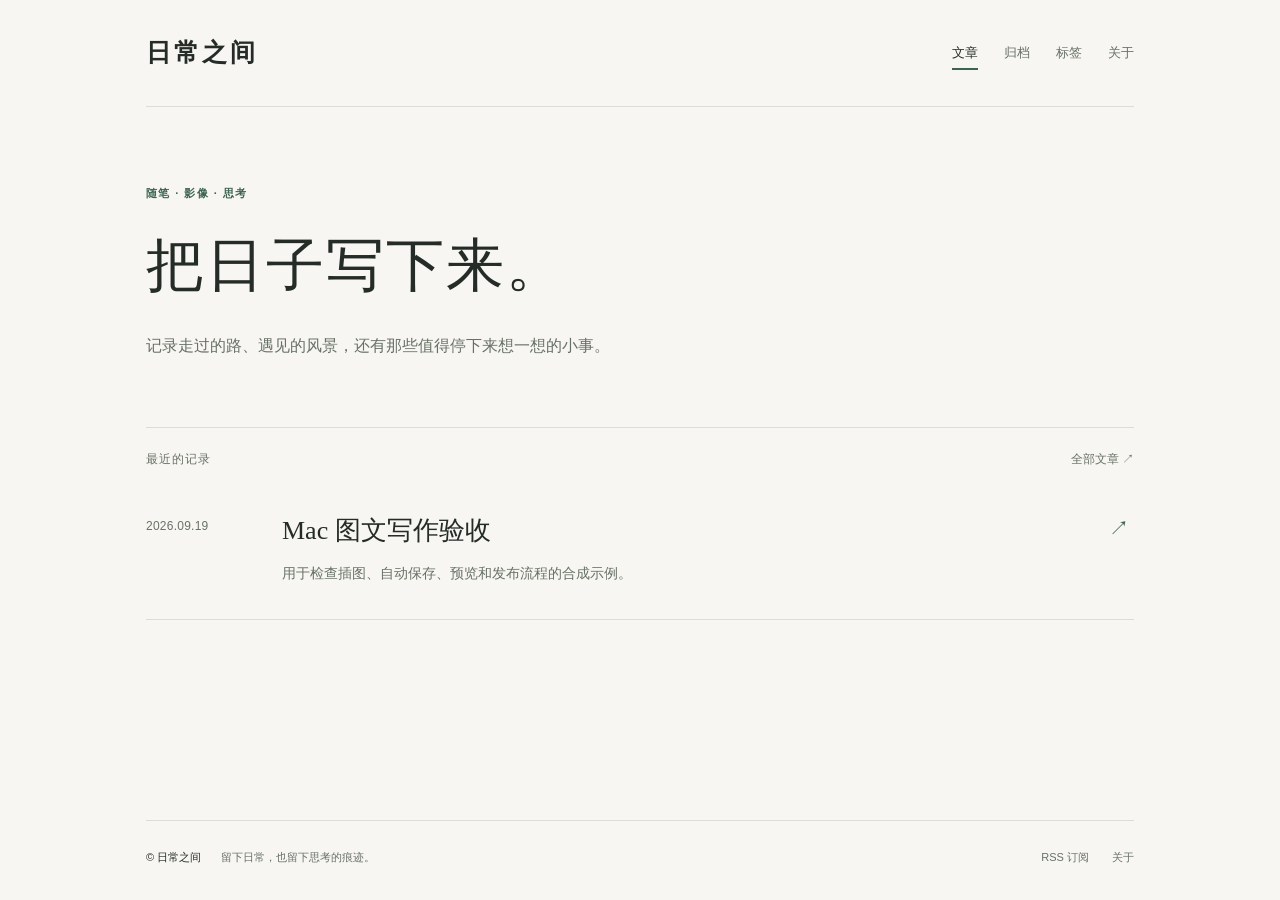
<file: index.html>
<!DOCTYPE html>
<html lang="zh-CN"><head><link rel="stylesheet" href="/styles/style.css?v=58d46a01" /><link rel="stylesheet" href="/.tola/enhance-6b400663.css" /><meta property="og:type" content="website" /><meta property="og:site_name" content="日常之间" /><meta property="og:locale" content="zh-CN" /><meta property="og:description" content="留下日常，也留下思考的痕迹。" /><meta name="twitter:card" content="summary_large_image" /><meta charset="utf-8" /><meta name="viewport" content="width=device-width, initial-scale=1" /><title>日常之间</title><meta name="description" content="留下日常，也留下思考的痕迹。" /><link rel="canonical" href="https://cdotwang.github.io/"><link rel="alternate" type="application/rss+xml" title="日常之间" href="/rss.xml"><meta property="og:type" content="website"><meta property="og:title" content="日常之间"><meta property="og:description" content="留下日常，也留下思考的痕迹。"><meta property="og:url" content="https://cdotwang.github.io/"><meta property="og:site_name" content="日常之间"><meta name="twitter:card" content="summary"><meta http-equiv="Content-Security-Policy" content="default-src 'none'; style-src 'self' 'unsafe-inline'; img-src 'self' data:; font-src 'self' data:; base-uri 'none'; form-action 'none'"></head><body><div class="skip-navigation"><a href="#content" class="skip-link">跳到正文</a></div><div class="shell site-shell" lang="zh-CN"><header class="site-header"><div class="brand-wrap"><a href="/" class="brand" aria-current="page">日常之间</a></div><nav class="site-nav" aria-label="主导航"><a href="/" aria-current="page">文章</a> <a href="/archive">归档</a> <a href="/tags">标签</a> <a href="/about">关于</a></nav></header><main id="content" class="site-main page-home"><section class="hero"><p class="eyebrow">随笔 · 影像 · 思考</p><h1>把日子写下来。</h1><p>记录走过的路、遇见的风景，还有那些值得停下来想一想的小事。</p></section><section class="recent-posts" aria-labelledby="recent-heading"><div class="section-label"><h2 id="recent-heading">最近的记录</h2><div><a href="/archive">全部文章 ↗</a></div></div><ol class="post-list"><li class="post-card"><p class="post-date"><time datetime="2026-09-19">2026.09.19</time></p><div class="post-card-copy"><h2><a href="/posts/mac-writing-check">Mac 图文写作验收</a></h2><p>用于检查插图、自动保存、预览和发布流程的合成示例。</p></div><div class="arrow" aria-hidden="true">↗</div></li></ol></section></main><footer class="site-footer"><div class="footer-note"><span class="footer-author">© 日常之间</span> <span>留下日常，也留下思考的痕迹。</span></div><nav class="footer-links" aria-label="页脚导航"><a href="/rss.xml">RSS 订阅</a> <a href="/about">关于</a></nav></footer></div></body>
</html>
</file>
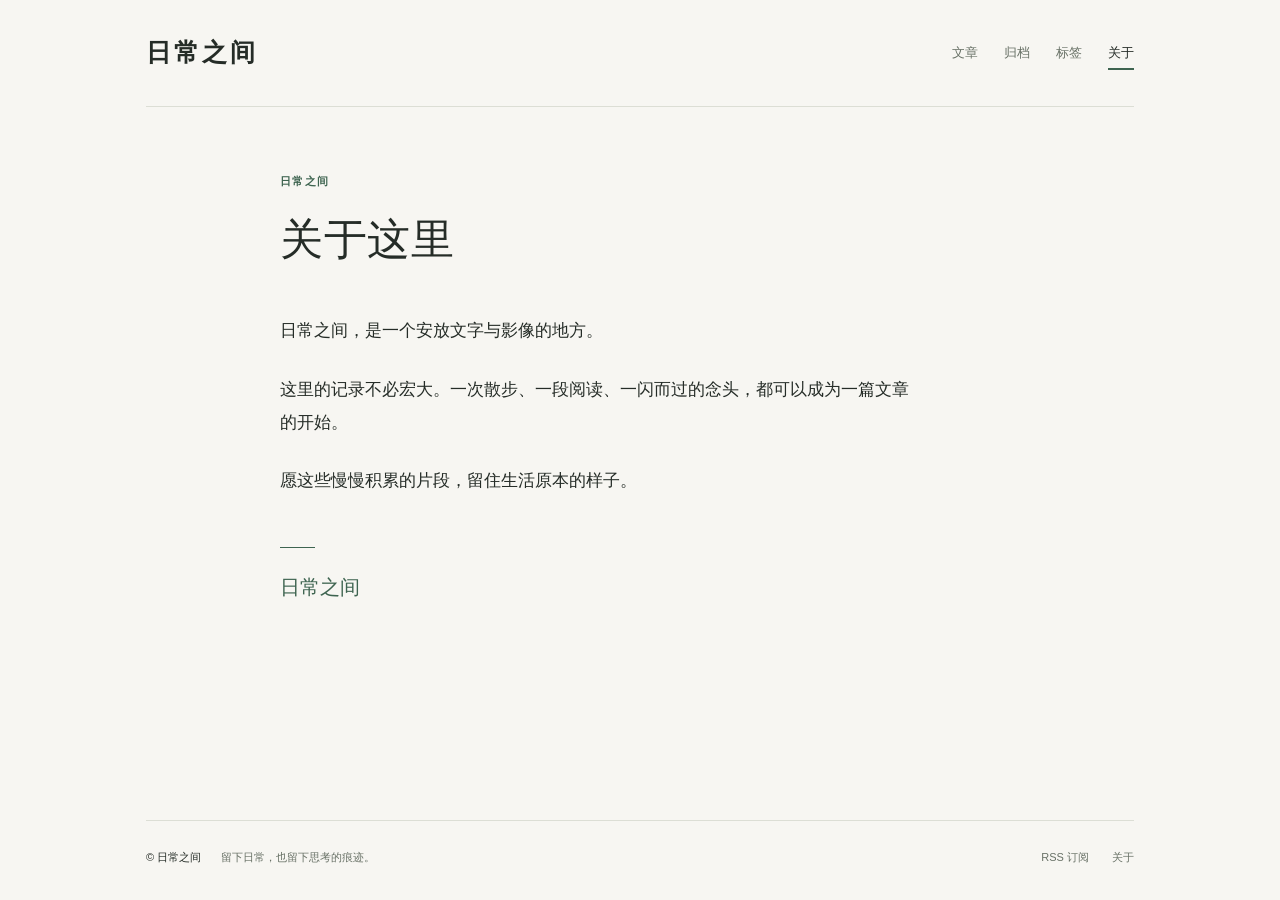
<file: about/index.html>
<!DOCTYPE html>
<html lang="zh-CN"><head><link rel="stylesheet" href="/styles/style.css?v=58d46a01" /><link rel="stylesheet" href="/.tola/enhance-6b400663.css" /><meta property="og:type" content="website" /><meta property="og:site_name" content="日常之间" /><meta property="og:locale" content="zh-CN" /><meta property="og:description" content="留下日常，也留下思考的痕迹。" /><meta name="twitter:card" content="summary_large_image" /><meta charset="utf-8" /><meta name="viewport" content="width=device-width, initial-scale=1" /><title>关于这里 · 日常之间</title><meta name="description" content="留下日常，也留下思考的痕迹。" /><link rel="canonical" href="https://cdotwang.github.io/about/"><link rel="alternate" type="application/rss+xml" title="日常之间" href="/rss.xml"><meta property="og:type" content="website"><meta property="og:title" content="关于这里 · 日常之间"><meta property="og:description" content="留下日常，也留下思考的痕迹。"><meta property="og:url" content="https://cdotwang.github.io/about/"><meta property="og:site_name" content="日常之间"><meta name="twitter:card" content="summary"><meta http-equiv="Content-Security-Policy" content="default-src 'none'; style-src 'self' 'unsafe-inline'; img-src 'self' data:; font-src 'self' data:; base-uri 'none'; form-action 'none'"></head><body><div class="skip-navigation"><a href="#content" class="skip-link">跳到正文</a></div><div class="shell site-shell" lang="zh-CN"><header class="site-header"><div class="brand-wrap"><a href="/" class="brand">日常之间</a></div><nav class="site-nav" aria-label="主导航"><a href="/">文章</a> <a href="/archive">归档</a> <a href="/tags">标签</a> <a href="/about" aria-current="page">关于</a></nav></header><main id="content" class="site-main page-about"><header class="page-heading"><p class="eyebrow">日常之间</p><h1>关于这里</h1></header><div class="about-copy prose"><p>日常之间，是一个安放文字与影像的地方。</p><p>这里的记录不必宏大。一次散步、一段阅读、一闪而过的念头，都可以成为一篇文章的开始。</p><p>愿这些慢慢积累的片段，留住生活原本的样子。</p><div class="about-signature"><div class="signature-line" aria-hidden="true"></div><p>日常之间</p></div></div></main><footer class="site-footer"><div class="footer-note"><span class="footer-author">© 日常之间</span> <span>留下日常，也留下思考的痕迹。</span></div><nav class="footer-links" aria-label="页脚导航"><a href="/rss.xml">RSS 订阅</a> <a href="/about">关于</a></nav></footer></div></body>
</html>
</file>
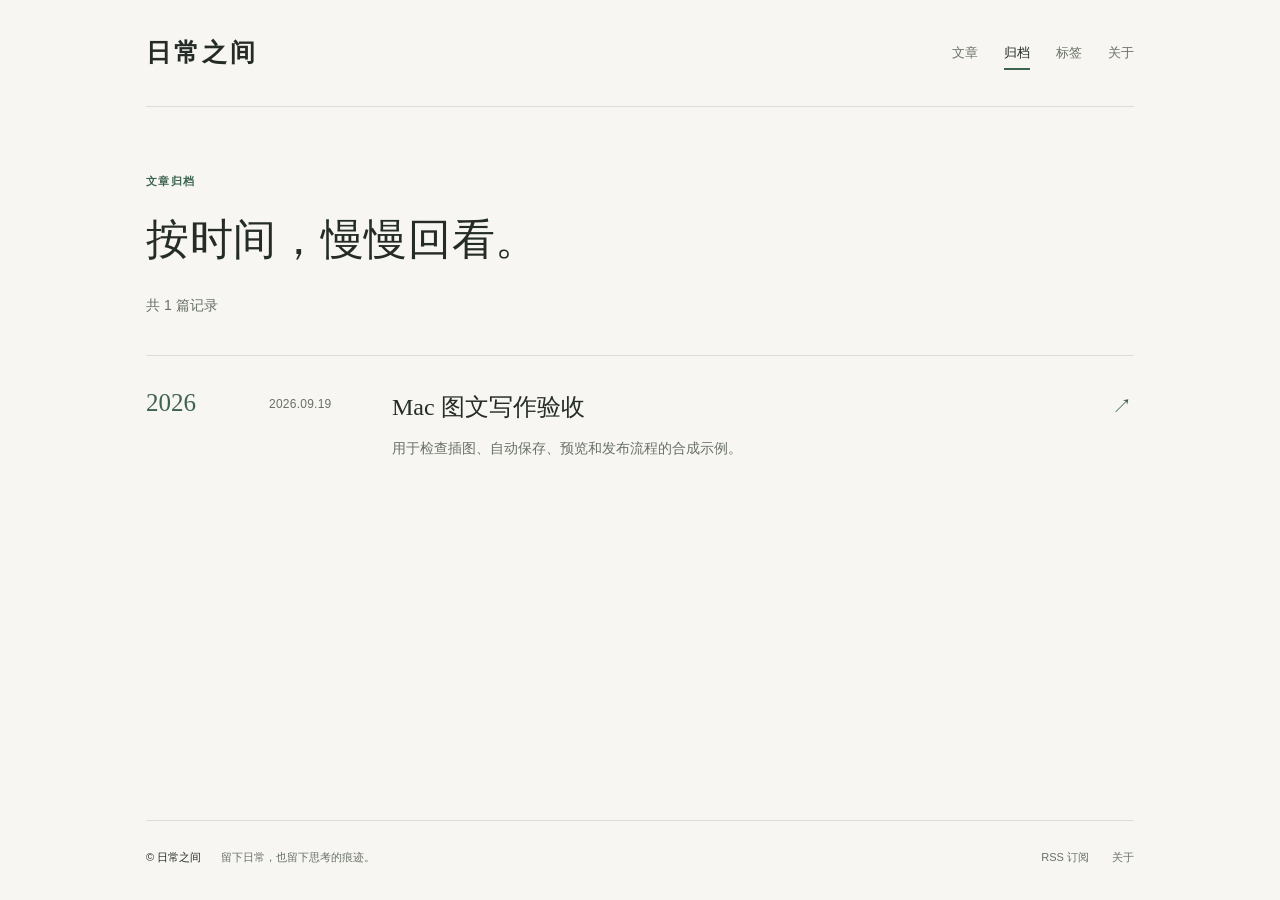
<file: archive/index.html>
<!DOCTYPE html>
<html lang="zh-CN"><head><link rel="stylesheet" href="/styles/style.css?v=58d46a01" /><link rel="stylesheet" href="/.tola/enhance-6b400663.css" /><meta property="og:type" content="website" /><meta property="og:site_name" content="日常之间" /><meta property="og:locale" content="zh-CN" /><meta property="og:description" content="留下日常，也留下思考的痕迹。" /><meta name="twitter:card" content="summary_large_image" /><meta charset="utf-8" /><meta name="viewport" content="width=device-width, initial-scale=1" /><title>归档 · 日常之间</title><meta name="description" content="按时间翻阅所有文章。" /><link rel="canonical" href="https://cdotwang.github.io/archive/"><link rel="alternate" type="application/rss+xml" title="日常之间" href="/rss.xml"><meta property="og:type" content="website"><meta property="og:title" content="归档 · 日常之间"><meta property="og:description" content="按时间翻阅所有文章。"><meta property="og:url" content="https://cdotwang.github.io/archive/"><meta property="og:site_name" content="日常之间"><meta name="twitter:card" content="summary"><meta http-equiv="Content-Security-Policy" content="default-src 'none'; style-src 'self' 'unsafe-inline'; img-src 'self' data:; font-src 'self' data:; base-uri 'none'; form-action 'none'"></head><body><div class="skip-navigation"><a href="#content" class="skip-link">跳到正文</a></div><div class="shell site-shell" lang="zh-CN"><header class="site-header"><div class="brand-wrap"><a href="/" class="brand">日常之间</a></div><nav class="site-nav" aria-label="主导航"><a href="/">文章</a> <a href="/archive" aria-current="page">归档</a> <a href="/tags">标签</a> <a href="/about">关于</a></nav></header><main id="content" class="site-main page-archive"><header class="page-heading"><p class="eyebrow">文章归档</p><h1>按时间，慢慢回看。</h1><p class="page-description">共 1 篇记录</p></header><section class="archive-year" aria-label="2026 年"><h2 class="archive-year-label">2026</h2><ol class="post-list"><li class="post-card"><p class="post-date"><time datetime="2026-09-19">2026.09.19</time></p><div class="post-card-copy"><h2><a href="/posts/mac-writing-check">Mac 图文写作验收</a></h2><p>用于检查插图、自动保存、预览和发布流程的合成示例。</p></div><div class="arrow" aria-hidden="true">↗</div></li></ol></section></main><footer class="site-footer"><div class="footer-note"><span class="footer-author">© 日常之间</span> <span>留下日常，也留下思考的痕迹。</span></div><nav class="footer-links" aria-label="页脚导航"><a href="/rss.xml">RSS 订阅</a> <a href="/about">关于</a></nav></footer></div></body>
</html>
</file>
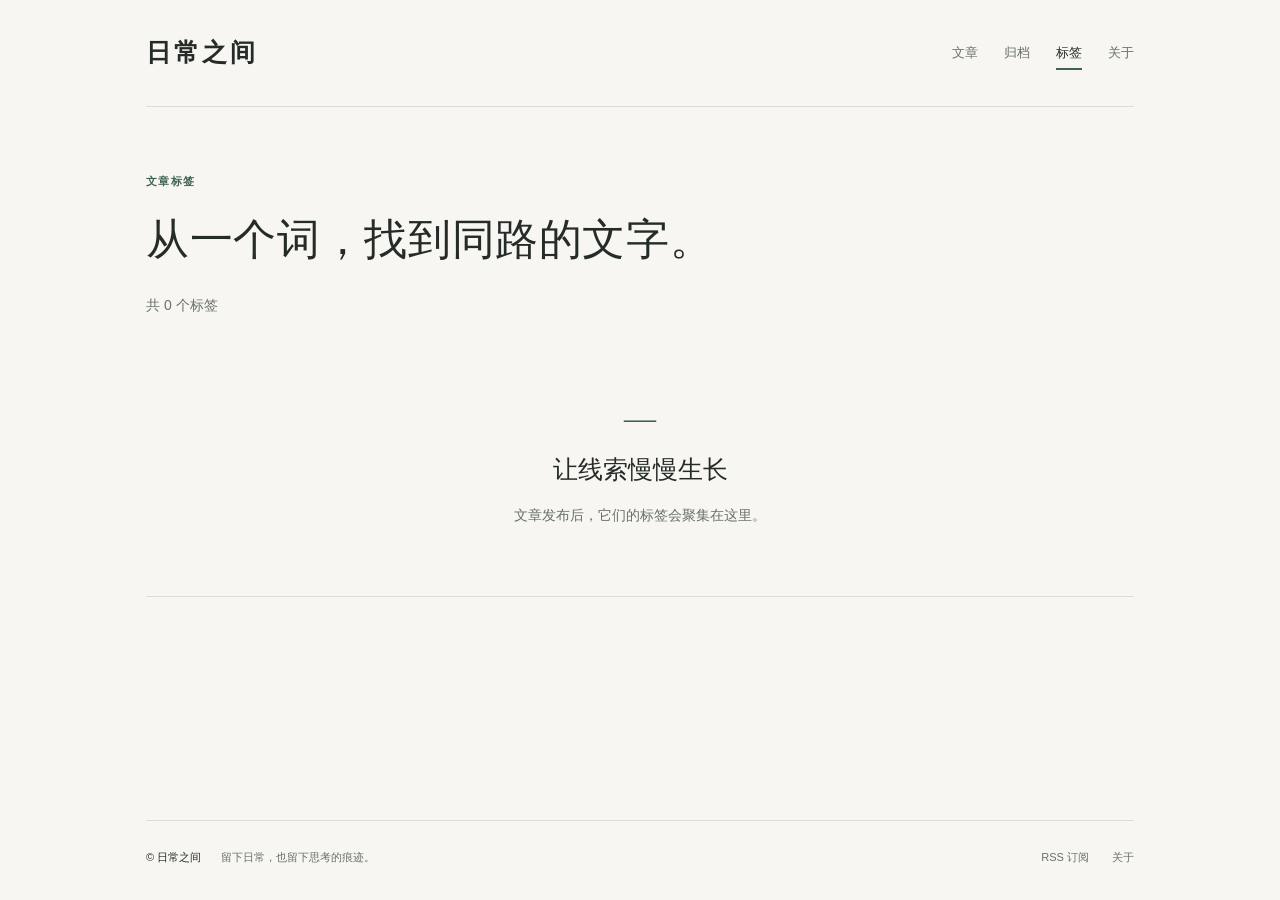
<file: tags/index.html>
<!DOCTYPE html>
<html lang="zh-CN"><head><link rel="stylesheet" href="/styles/style.css?v=58d46a01" /><link rel="stylesheet" href="/.tola/enhance-6b400663.css" /><meta property="og:type" content="website" /><meta property="og:site_name" content="日常之间" /><meta property="og:locale" content="zh-CN" /><meta property="og:description" content="留下日常，也留下思考的痕迹。" /><meta name="twitter:card" content="summary_large_image" /><meta charset="utf-8" /><meta name="viewport" content="width=device-width, initial-scale=1" /><title>标签 · 日常之间</title><meta name="description" content="从一个词语，找到相近的片刻。" /><link rel="canonical" href="https://cdotwang.github.io/tags/"><link rel="alternate" type="application/rss+xml" title="日常之间" href="/rss.xml"><meta property="og:type" content="website"><meta property="og:title" content="标签 · 日常之间"><meta property="og:description" content="从一个词语，找到相近的片刻。"><meta property="og:url" content="https://cdotwang.github.io/tags/"><meta property="og:site_name" content="日常之间"><meta name="twitter:card" content="summary"><meta http-equiv="Content-Security-Policy" content="default-src 'none'; style-src 'self' 'unsafe-inline'; img-src 'self' data:; font-src 'self' data:; base-uri 'none'; form-action 'none'"></head><body><div class="skip-navigation"><a href="#content" class="skip-link">跳到正文</a></div><div class="shell site-shell" lang="zh-CN"><header class="site-header"><div class="brand-wrap"><a href="/" class="brand">日常之间</a></div><nav class="site-nav" aria-label="主导航"><a href="/">文章</a> <a href="/archive">归档</a> <a href="/tags" aria-current="page">标签</a> <a href="/about">关于</a></nav></header><main id="content" class="site-main page-tags"><header class="page-heading"><p class="eyebrow">文章标签</p><h1>从一个词，找到同路的文字。</h1><p class="page-description">共 0 个标签</p></header><div class="empty-state"><div class="empty-mark" aria-hidden="true">—</div><h2>让线索慢慢生长</h2><p>文章发布后，它们的标签会聚集在这里。</p></div></main><footer class="site-footer"><div class="footer-note"><span class="footer-author">© 日常之间</span> <span>留下日常，也留下思考的痕迹。</span></div><nav class="footer-links" aria-label="页脚导航"><a href="/rss.xml">RSS 订阅</a> <a href="/about">关于</a></nav></footer></div></body>
</html>
</file>
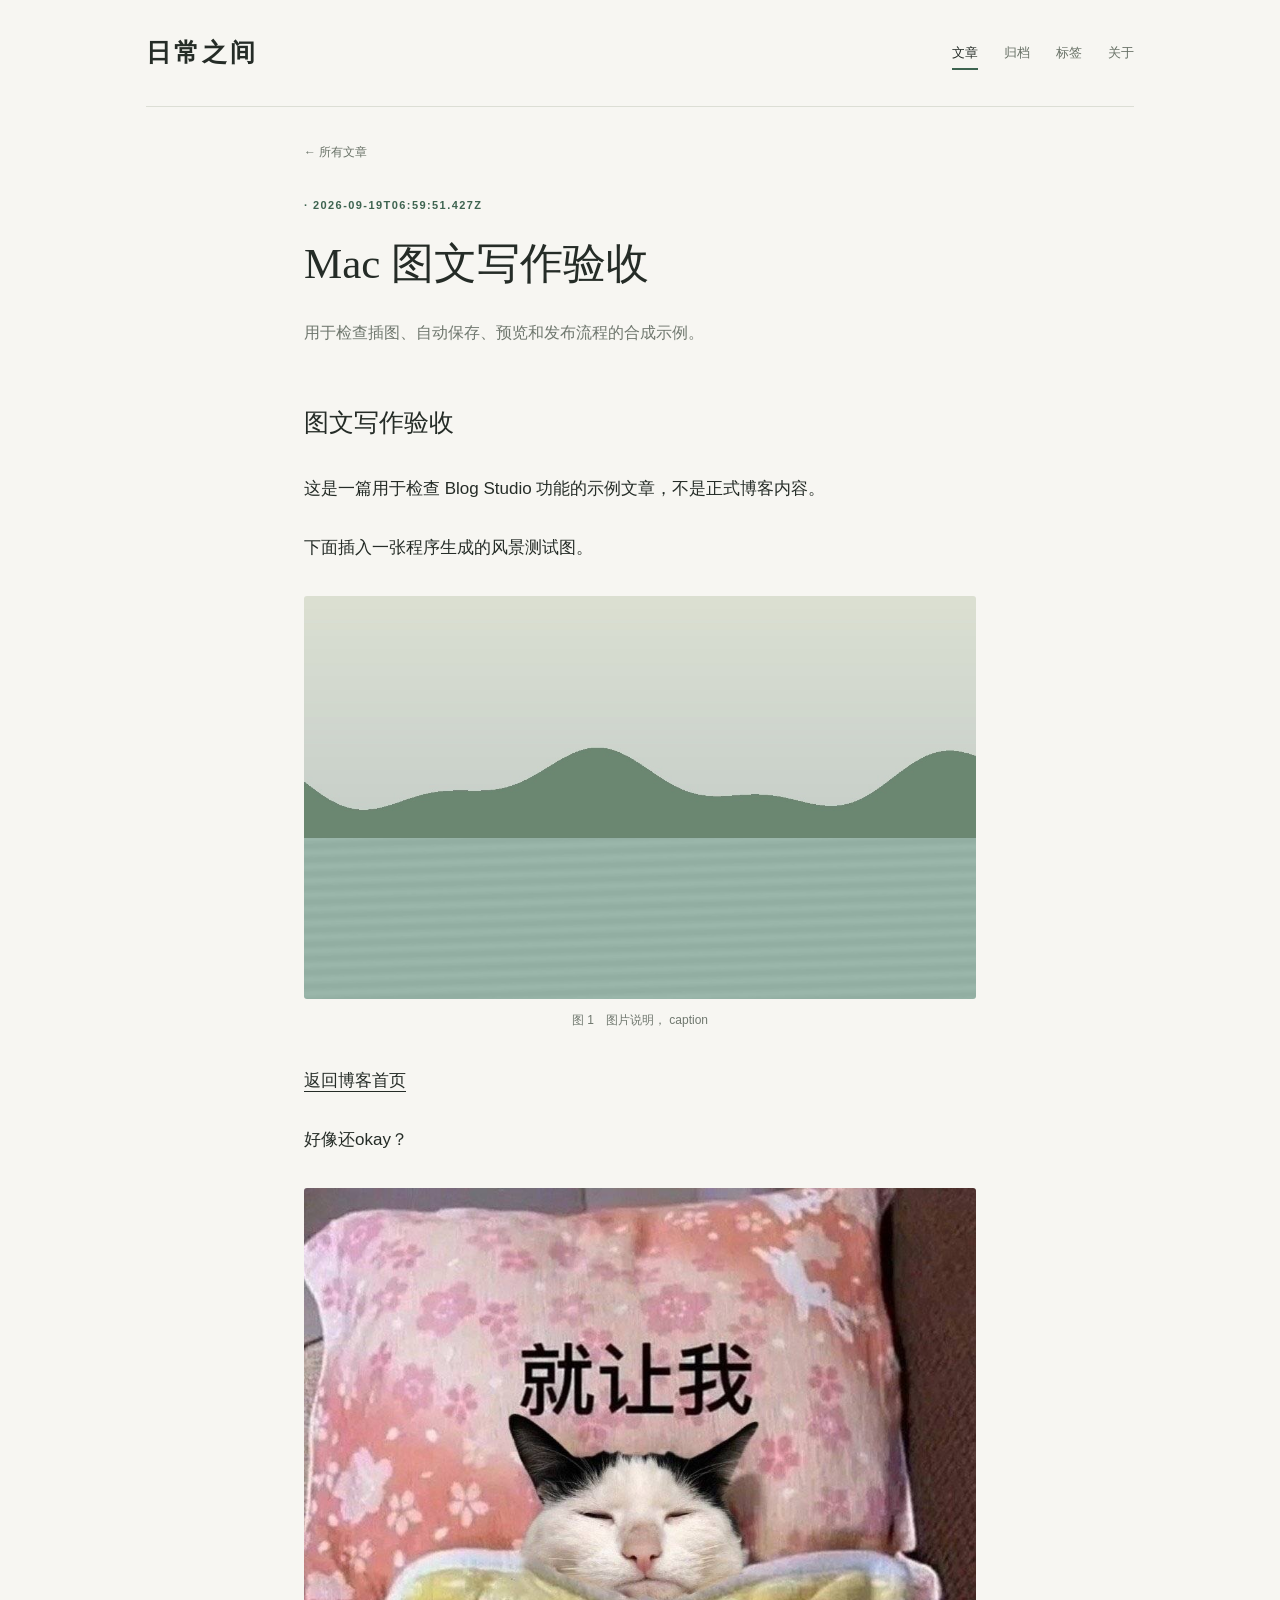
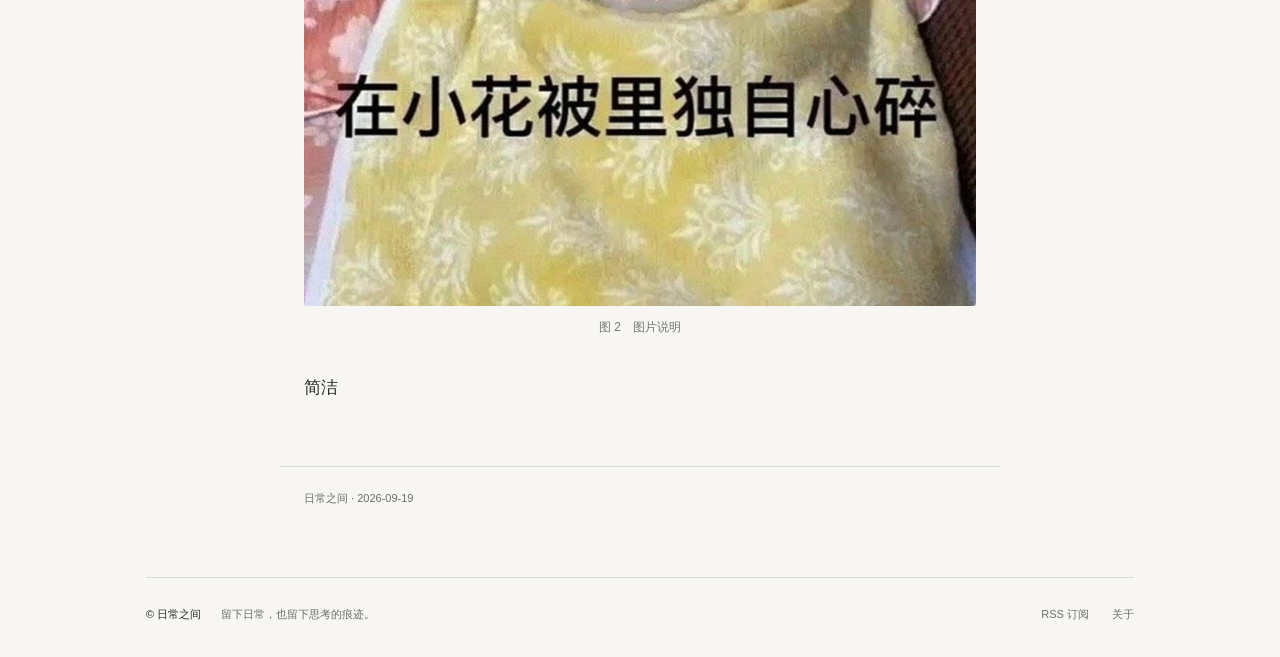
<file: posts/mac-writing-check/index.html>
<!DOCTYPE html>
<html lang="zh-CN"><head><link rel="stylesheet" href="/styles/style.css?v=58d46a01" /><link rel="stylesheet" href="/.tola/enhance-6b400663.css" /><meta property="og:type" content="website" /><meta property="og:site_name" content="日常之间" /><meta property="og:locale" content="zh-CN" /><meta property="og:description" content="留下日常，也留下思考的痕迹。" /><meta name="twitter:card" content="summary_large_image" /><meta charset="utf-8" /><meta name="viewport" content="width=device-width, initial-scale=1" /><title>Mac 图文写作验收 · 日常之间</title><meta name="description" content="用于检查插图、自动保存、预览和发布流程的合成示例。" /><link rel="canonical" href="https://cdotwang.github.io/posts/mac-writing-check/"><link rel="alternate" type="application/rss+xml" title="日常之间" href="/rss.xml"><meta property="og:type" content="article"><meta property="og:title" content="Mac 图文写作验收 · 日常之间"><meta property="og:description" content="用于检查插图、自动保存、预览和发布流程的合成示例。"><meta property="og:url" content="https://cdotwang.github.io/posts/mac-writing-check/"><meta property="og:site_name" content="日常之间"><meta name="twitter:card" content="summary"><meta http-equiv="Content-Security-Policy" content="default-src 'none'; style-src 'self' 'unsafe-inline'; img-src 'self' data:; font-src 'self' data:; base-uri 'none'; form-action 'none'"></head><body><div class="skip-navigation"><a href="#content" class="skip-link">跳到正文</a></div><div class="shell site-shell" lang="zh-CN"><header class="site-header"><div class="brand-wrap"><a href="/" class="brand">日常之间</a></div><nav class="site-nav" aria-label="主导航"><a href="/" aria-current="page">文章</a> <a href="/archive">归档</a> <a href="/tags">标签</a> <a href="/about">关于</a></nav></header><main id="content" class="site-main page-article"><div class="breadcrumb article-breadcrumb"><a href="/">← 所有文章</a></div><article class="article" lang="zh-CN">
      <header class="article-header">
        <p class="eyebrow">· 2026-09-19T06:59:51.427Z</p>
        <h1>Mac 图文写作验收</h1>
        <p class="summary">用于检查插图、自动保存、预览和发布流程的合成示例。</p>
      </header>
      <div class="prose">
        <h2>图文写作验收</h2>
        <p>这是一篇用于检查 Blog Studio 功能的示例文章，不是正式博客内容。</p>
        <p>下面插入一张程序生成的风景测试图。</p>
        <figure>
          <img src="[data-uri]" alt="导入的照片" width="1200" height="720" style="display: block; width: 100%">
          <figcaption>图 1 图片说明， caption</figcaption>
        </figure>
        <p><a href="https://cdotwang.github.io/">返回博客首页</a></p>
        <p>好像还okay？</p>
        <figure>
          <img src="[data-uri]" alt="导入的照片" width="939" height="1003" style="display: block; width: 100%">
          <figcaption>图 2 图片说明</figcaption>
        </figure>
        <p>简洁</p>
      </div>
    </article><aside class="article-meta" aria-label="文章信息"><p class="article-byline">日常之间 · 2026-09-19</p></aside></main><footer class="site-footer"><div class="footer-note"><span class="footer-author">© 日常之间</span> <span>留下日常，也留下思考的痕迹。</span></div><nav class="footer-links" aria-label="页脚导航"><a href="/rss.xml">RSS 订阅</a> <a href="/about">关于</a></nav></footer></div></body>
</html>
</file>
<file: styles/style.css>
:root{color-scheme:light dark;--paper:#f7f6f2;--ink:#252c27;--muted:#70786f;--line:#dcded5;--accent:#3e6450;--wash:#eeeee7;font-family:-apple-system,BlinkMacSystemFont,PingFang SC,Hiragino Sans GB,sans-serif;background:var(--paper);color:var(--ink)}*{box-sizing:border-box}body{margin:0}a{color:inherit;text-underline-offset:5px;text-decoration-thickness:1px}a:hover{color:var(--accent)}.shell{max-width:1120px;margin:auto;padding:0 52px}.site-header{display:flex;align-items:center;justify-content:space-between;padding:30px 0;border-bottom:1px solid var(--line)}.brand{font-family:serif;font-size:24px;letter-spacing:.12em;text-decoration:none}.site-header nav{display:flex;gap:26px;font-size:13px;color:var(--muted)}.hero{padding:72px 0 52px;max-width:760px}.eyebrow{font-size:11px;font-weight:600;letter-spacing:.13em;color:var(--accent);margin:0 0 22px}.hero h1{font-family:Songti SC,Noto Serif CJK SC,serif;font-size:clamp(36px,5vw,57px);line-height:1.38;font-weight:500;letter-spacing:.025em;margin:0 0 23px}.hero p:not(.eyebrow){color:var(--muted);font-size:16px;line-height:1.9}.section-label{border-top:1px solid var(--line);padding:22px 0 8px;display:flex;justify-content:space-between;font-size:11px;letter-spacing:.12em;color:var(--muted)}.post-card{display:grid;grid-template-columns:110px 1fr 32px;gap:24px;padding:31px 0;border-bottom:1px solid var(--line);text-decoration:none}.post-card time{font-size:12px;color:var(--muted);padding-top:5px;font-variant-numeric:tabular-nums}.post-card h2{font-family:Songti SC,serif;font-size:25px;font-weight:500;margin:0 0 11px}.post-card p{font-size:14px;color:var(--muted);line-height:1.8;margin:0}.post-card .arrow{color:var(--accent);font-size:22px}.site-footer{font-size:11px;color:var(--muted);line-height:1.8;padding:40px 0 34px;display:flex;justify-content:space-between;gap:18px}.article{max-width:720px;margin:0 auto;padding:64px 24px}.article-header{margin-bottom:45px}.article-header h1{font-family:Songti SC,serif;font-size:clamp(30px,5vw,43px);line-height:1.45;font-weight:500;margin:0 0 23px;overflow-wrap:anywhere}.summary{font-size:16px;line-height:1.9;color:var(--muted)}.prose{font-size:17px;line-height:1.95;overflow-wrap:anywhere}.prose p{margin:0 0 1.5em}.prose h2{font-size:25px;font-weight:500;margin:2em 0 1em}.prose h3{font-size:20px}.prose img{max-width:100%;height:auto;display:block;border-radius:3px}.prose figure{margin:32px 0}.prose figcaption{font-size:12px;color:var(--muted);text-align:center;padding-top:10px}.prose blockquote{border-left:2px solid var(--accent);margin:28px 0;padding:6px 22px;color:var(--muted);background:var(--wash)}.prose ul,.prose ol{padding-left:1.5em}.prose pre{overflow-x:auto;font-size:13px;background:var(--wash);padding:18px}.prose .equation{display:inline-block;max-width:100%;overflow-x:auto;vertical-align:middle}.equation svg{max-width:100%;height:auto}.back-link{display:inline-block;font-size:13px;color:var(--muted);margin:28px 24px 0}.notice{font-size:12px;color:var(--muted);border-left:2px solid var(--accent);padding:8px 15px;line-height:1.8}@media (width<=600px){.shell{padding:0 23px}.site-header{padding:22px 0}.site-header nav{gap:18px}.brand{font-size:21px}.hero{padding:48px 0 38px}.post-card{grid-template-columns:1fr 22px;gap:10px;padding:25px 0}.post-card>.post-date{grid-column:1/-1}.post-card h2{font-size:23px}.article{padding:42px 23px}.shell .article{padding:42px 0}.prose{font-size:16px}.site-footer{flex-direction:column;gap:5px}.back-link{margin-left:0}}@media (prefers-color-scheme:dark){:root{--paper:#1c221e;--ink:#e0e5dc;--muted:#a0ab9e;--line:#39423a;--accent:#abc6ae;--wash:#252e27}}.equation svg [fill=\#000000],.equation svg [fill=\#000],.equation svg [fill=black]{fill:var(--ink)}.equation svg [stroke=\#000000],.equation svg [stroke=\#000],.equation svg [stroke=black]{stroke:var(--ink)}.post-card h2 a{text-decoration:none}.post-card>.post-date{margin:0;padding-top:5px;font-size:12px}.post-card>.arrow{font-size:22px;color:var(--accent)}.site-header,.site-footer,.hero,.section-label,.post-list,.page-heading,.empty-state,.tag-grid,.breadcrumb,.article-meta,.not-found{--muted:#687166}@media (prefers-color-scheme:dark){.site-header,.site-footer,.hero,.section-label,.post-list,.page-heading,.empty-state,.tag-grid,.breadcrumb,.article-meta,.not-found{--muted:#a0ab9e}}:root{--serif:"Songti SC","STSong","Noto Serif CJK SC",Georgia,serif}html{scroll-padding-top:24px}body{min-width:280px}a:focus-visible{outline:2px solid var(--accent);outline-offset:6px;border-radius:2px}::selection{background:var(--accent);color:var(--paper)}.site-shell{max-width:1120px;min-height:100svh;display:flex;flex-direction:column}.site-main{flex:1;padding-bottom:68px}.site-header{gap:24px;padding:34px 0}.brand{font-family:var(--serif);font-size:25px;font-weight:600;line-height:1.5;white-space:nowrap}.site-nav a{text-decoration:none;padding:9px 0;position:relative;white-space:nowrap}.site-nav a[aria-current=page]{color:var(--ink)}.site-nav a[aria-current=page]:after{content:"";position:absolute;left:0;right:0;bottom:1px;height:2px;background:var(--accent)}.skip-link{position:fixed;z-index:10;left:20px;top:12px;padding:10px 16px;background:var(--ink);color:var(--paper);transform:translateY(-160%)}.skip-link:focus{transform:none;color:var(--paper)}.hero{padding:79px 0 65px;max-width:800px}.hero .eyebrow{margin-bottom:25px}.hero h1{font-family:var(--serif);font-size:clamp(36px,5.3vw,58px);letter-spacing:.035em;margin-bottom:24px}.hero p:not(.eyebrow){max-width:575px;line-height:2;margin-bottom:0}.section-label{align-items:center;padding:23px 0 10px;gap:20px}.section-label h2{font-size:12px;font-weight:500;letter-spacing:.08em;margin:0}.section-label a{font-size:12px;text-decoration:none;letter-spacing:0}.post-list{list-style:none;margin:0;padding:0}.post-card{position:relative;padding:33px 0;grid-template-columns:111px minmax(0,1fr) 25px;gap:25px}.post-card>.post-date{color:var(--muted);font-size:12px;line-height:1.8;letter-spacing:.02em;font-variant-numeric:tabular-nums}.post-card h2{font-family:var(--serif);font-size:26px;line-height:1.5;overflow-wrap:anywhere;margin:0 0 10px}.post-card h2 a{text-decoration:none}.post-card h2 a:hover{text-decoration:underline;text-decoration-thickness:1px;text-underline-offset:6px}.post-card-copy>p{max-width:630px;line-height:1.9}.post-card>.arrow{padding-top:4px;font-size:20px}.post-tags{display:flex;flex-wrap:wrap;gap:5px 15px;list-style:none;margin:15px 0 0;padding:0}.post-tags li{line-height:1.8}.post-tags a{font-size:11px;color:var(--accent);text-decoration:none;overflow-wrap:anywhere}.post-tags a:before{content:"#";opacity:.55;margin-right:3px}.post-tags a:hover{text-decoration:underline}.empty-state{padding:45px 20px 68px;text-align:center;border-bottom:1px solid var(--line)}.empty-mark{display:block;color:var(--accent);font-family:var(--serif);font-size:32px;margin-bottom:13px}.empty-state h2{font-family:var(--serif);font-size:25px;font-weight:500;line-height:1.6;margin:0 0 12px}.empty-state p{font-size:14px;color:var(--muted);line-height:1.9;margin:0}.page-heading{padding:67px 0 36px}.page-heading .eyebrow{margin-bottom:19px}.page-heading h1,.not-found h1{font-family:var(--serif);font-size:clamp(31px,4.3vw,43px);line-height:1.5;letter-spacing:.015em;font-weight:500;margin:0 0 20px;overflow-wrap:anywhere}.page-description{font-size:14px;color:var(--muted);line-height:1.9;margin:0}.archive-year{display:grid;grid-template-columns:93px minmax(0,1fr);gap:30px;border-top:1px solid var(--line)}.archive-year+.archive-year{margin-top:43px}.archive-year-label{font-family:var(--serif);color:var(--accent);font-size:25px;font-weight:500;margin:33px 0}.archive-year .post-card{grid-template-columns:104px minmax(0,1fr) 22px;gap:19px}.archive-year .post-card:last-child{border-bottom:0}.archive-year .post-card h2{font-size:24px}.tag-grid{list-style:none;margin:7px 0 0;padding:0;display:grid;grid-template-columns:repeat(2,minmax(0,1fr));column-gap:42px}.tag-card{display:flex;justify-content:space-between;align-items:center;gap:20px;border-top:1px solid var(--line);padding:28px 0;text-decoration:none}.tag-grid li:nth-last-child(-n+2) .tag-card{border-bottom:1px solid var(--line)}.tag-name{font-family:var(--serif);font-size:24px;overflow-wrap:anywhere}.tag-count{font-size:12px;color:var(--muted);white-space:nowrap}.tag-count span{margin-left:20px;color:var(--accent);font-size:18px}.tag-card:hover .tag-name{text-decoration:underline;text-underline-offset:6px;text-decoration-thickness:1px}.breadcrumb{padding-top:37px;font-size:12px;color:var(--muted)}.breadcrumb a{text-decoration:none}.page-tag .page-heading{padding-top:33px}.page-tag>.post-list{border-top:1px solid var(--line)}.page-about .page-heading{max-width:720px;margin:auto;padding-bottom:22px}.about-copy{max-width:720px;margin:auto;padding-bottom:30px}.about-copy>p{max-width:640px}.about-signature{padding-top:24px;color:var(--accent);font-family:var(--serif);font-size:20px}.signature-line{display:block;width:35px;height:1px;background:var(--accent);margin-bottom:20px}.about-signature p{margin:0}.article-breadcrumb{max-width:720px;margin:auto;padding-left:24px}.page-article .article{padding-top:38px;padding-bottom:36px}.article-meta{max-width:720px;padding:22px 24px 0;margin:auto;border-top:1px solid var(--line);display:flex;justify-content:space-between;gap:20px;align-items:baseline}.article-meta .post-tags{margin:0}.article-byline{font-size:11px;line-height:1.8;color:var(--muted);margin:0}.not-found{padding:105px 0 115px;text-align:center}.not-found>p:not(.eyebrow){font-size:15px;color:var(--muted);line-height:1.9;margin-bottom:28px}.text-button{display:inline-block;padding:10px 0;color:var(--accent);font-size:14px}.site-footer{border-top:1px solid var(--line);padding:27px 0 32px;font-size:11px;gap:25px}.footer-note{display:flex;flex-wrap:wrap;gap:4px 20px}.footer-author{white-space:nowrap;color:var(--ink)}.footer-links{display:flex;gap:23px;white-space:nowrap}.footer-links a{text-decoration:none}@media (width>=1250px){.site-shell{padding-left:66px;padding-right:66px}}@media (width<=760px){.site-header{padding:27px 0;gap:20px}.site-header nav{gap:21px}.hero{padding:62px 0 47px}.site-main{padding-bottom:51px}.post-card{grid-template-columns:99px minmax(0,1fr) 20px;gap:17px}.archive-year{grid-template-columns:1fr;gap:0}.archive-year-label{margin:24px 0 0}.archive-year .post-card{padding:24px 0}.page-heading{padding-top:49px}.tag-grid{column-gap:28px}.article-meta{flex-wrap:wrap}.site-footer{flex-direction:column;gap:15px}}@media (width<=540px){.site-shell{padding:0 23px}.site-header{flex-wrap:wrap;padding:23px 0 20px;gap:15px}.brand{font-size:24px}.site-header .site-nav{width:100%;justify-content:space-between;gap:16px;font-size:13px}.site-nav a{padding:4px 0 9px}.hero{padding:44px 0 36px}.hero .eyebrow{font-size:10px;margin-bottom:19px}.hero h1{font-size:37px;margin-bottom:18px}.hero p:not(.eyebrow){font-size:14px;line-height:1.95}.post-card,.archive-year .post-card{grid-template-columns:minmax(0,1fr) 21px;gap:10px;padding:25px 0}.post-card>.post-date{grid-column:1/-1;padding-top:0;font-size:11px}.post-card h2,.archive-year .post-card h2{font-size:23px}.post-card-copy>p{font-size:13px;line-height:1.9}.post-tags{gap:4px 13px;margin-top:12px}.post-card>.arrow{font-size:18px}.section-label{padding-top:19px}.page-heading{padding:43px 0 29px}.page-heading h1,.not-found h1{font-size:31px}.page-heading .eyebrow{font-size:10px;margin-bottom:16px}.page-description{font-size:13px}.empty-state{padding:28px 0 46px}.empty-state h2{font-size:23px}.empty-state p{font-size:13px}.archive-year-label{font-size:23px}.archive-year+.archive-year{margin-top:20px}.tag-grid{grid-template-columns:1fr}.tag-card{padding:24px 0}.tag-grid li:nth-last-child(2) .tag-card{border-bottom:0}.tag-name{font-size:23px}.breadcrumb{padding-top:27px}.article-breadcrumb{padding-left:0}.page-article .article{padding-top:30px;padding-bottom:29px}.article-meta{padding:20px 0 0;gap:12px}.about-copy{font-size:16px}.about-signature{font-size:19px}.not-found{padding:72px 0 87px}.not-found>p:not(.eyebrow){font-size:14px}.site-footer{padding-top:23px;padding-bottom:27px}.footer-note{flex-direction:column;gap:6px}}@media (prefers-reduced-motion:no-preference){a{transition:color .14s}.skip-link{transition:transform .14s}}@media print{.site-header,.site-footer,.breadcrumb,.article-meta,.skip-link{display:none}.site-shell{display:block;max-width:none;padding:0}.site-main{padding:0}.article{max-width:none;padding:0}.prose a[href]:after{content:" (" attr(href) ")";font-size:.8em}:root{--paper:#fff;--ink:#111;--muted:#555;--line:#ddd;--accent:#333;--wash:#f4f4f4}}
</file>
<file: .tola/enhance-6b400663.css>
html {
    scroll-behavior: smooth;
}
/* Typst SVG Color Adaptation */

.typst-text use[fill="#000000"] {
    fill: currentColor;
}

.typst-group use[fill="#000000"] {
    fill: currentColor;
}

path.typst-shape[fill="#000000"] {
    fill: currentColor;
}

path.typst-shape[stroke="#000000"] {
    stroke: currentColor;
}

/* Tola Math/Table Layout */

.tola-block-math {
    display: flex;
    justify-content: center;
    width: 100%;
    margin: 1em 0;
    overflow-x: auto;
    overflow-y: hidden;
}

.tola-inline-math {
    display: inline;
}

.tola-table {
    margin: 1em 0;
    overflow-x: auto;
    overflow-y: hidden;
}
</file>
